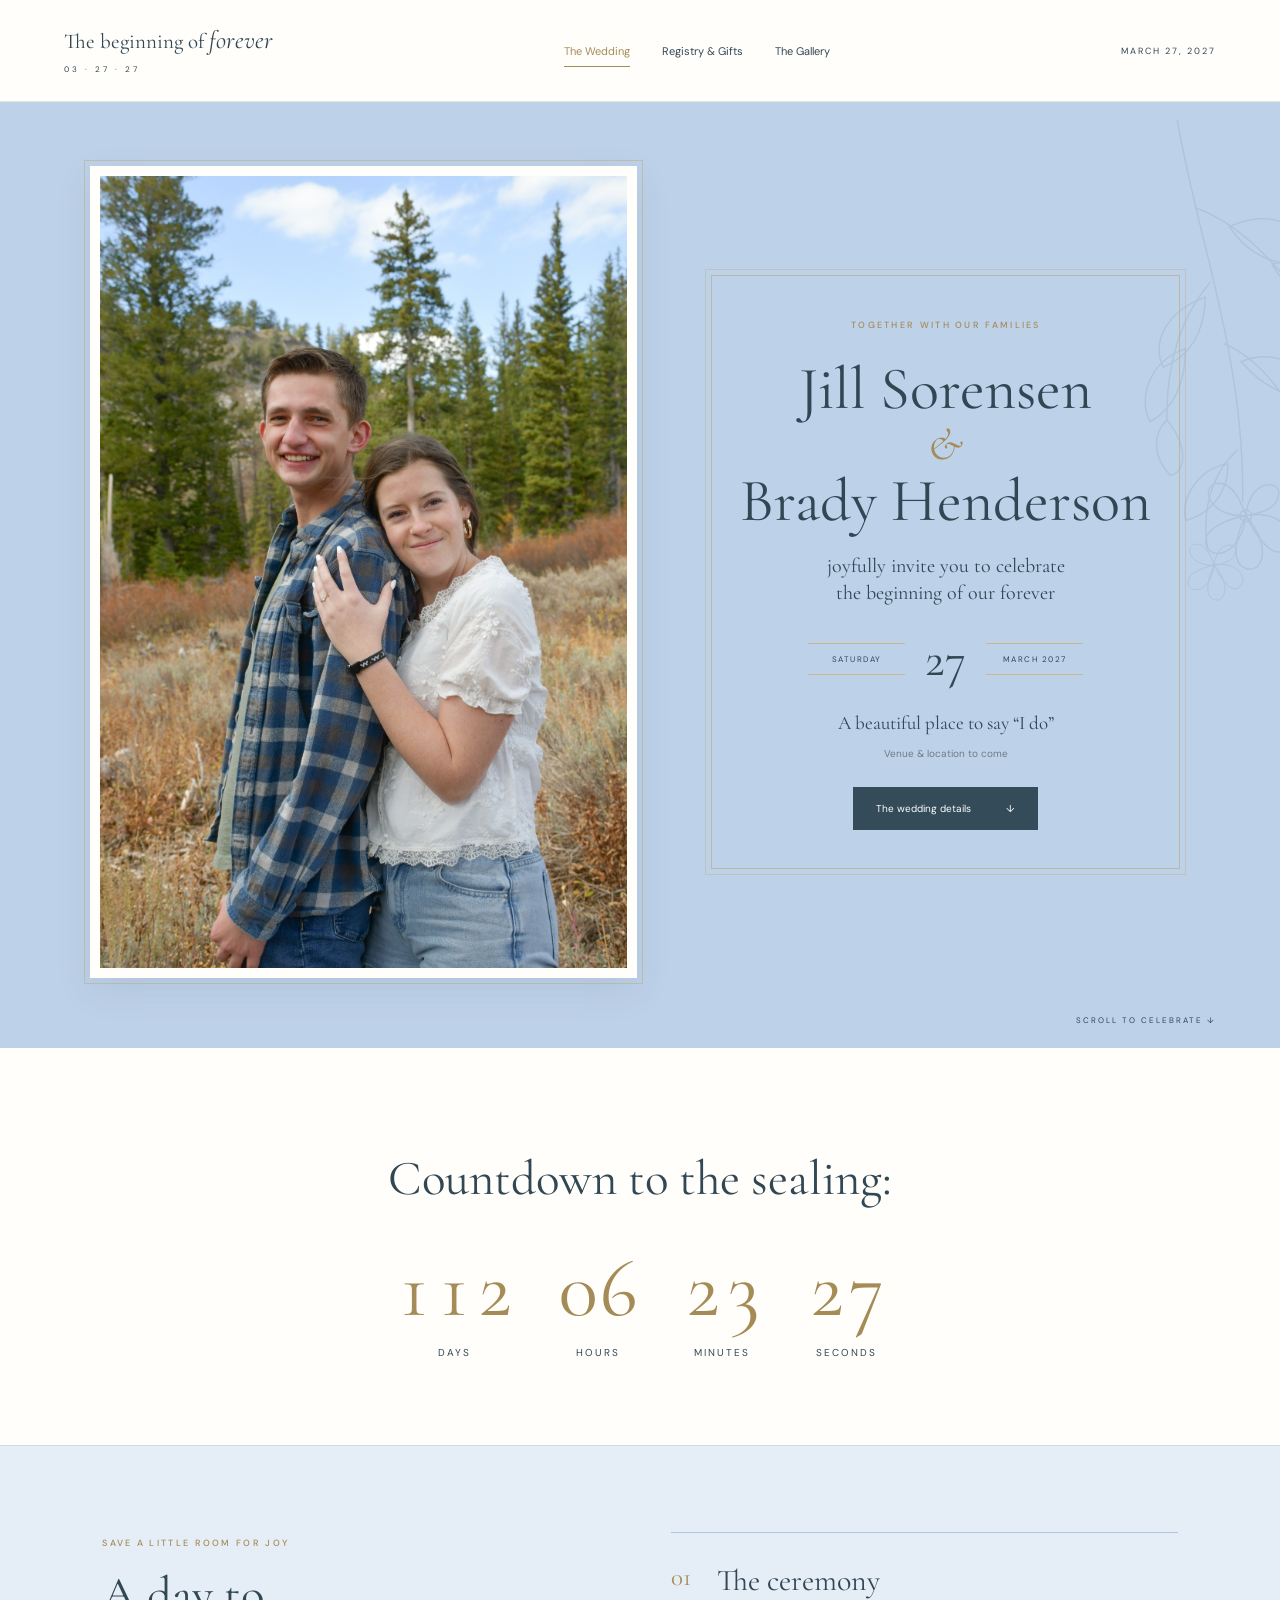
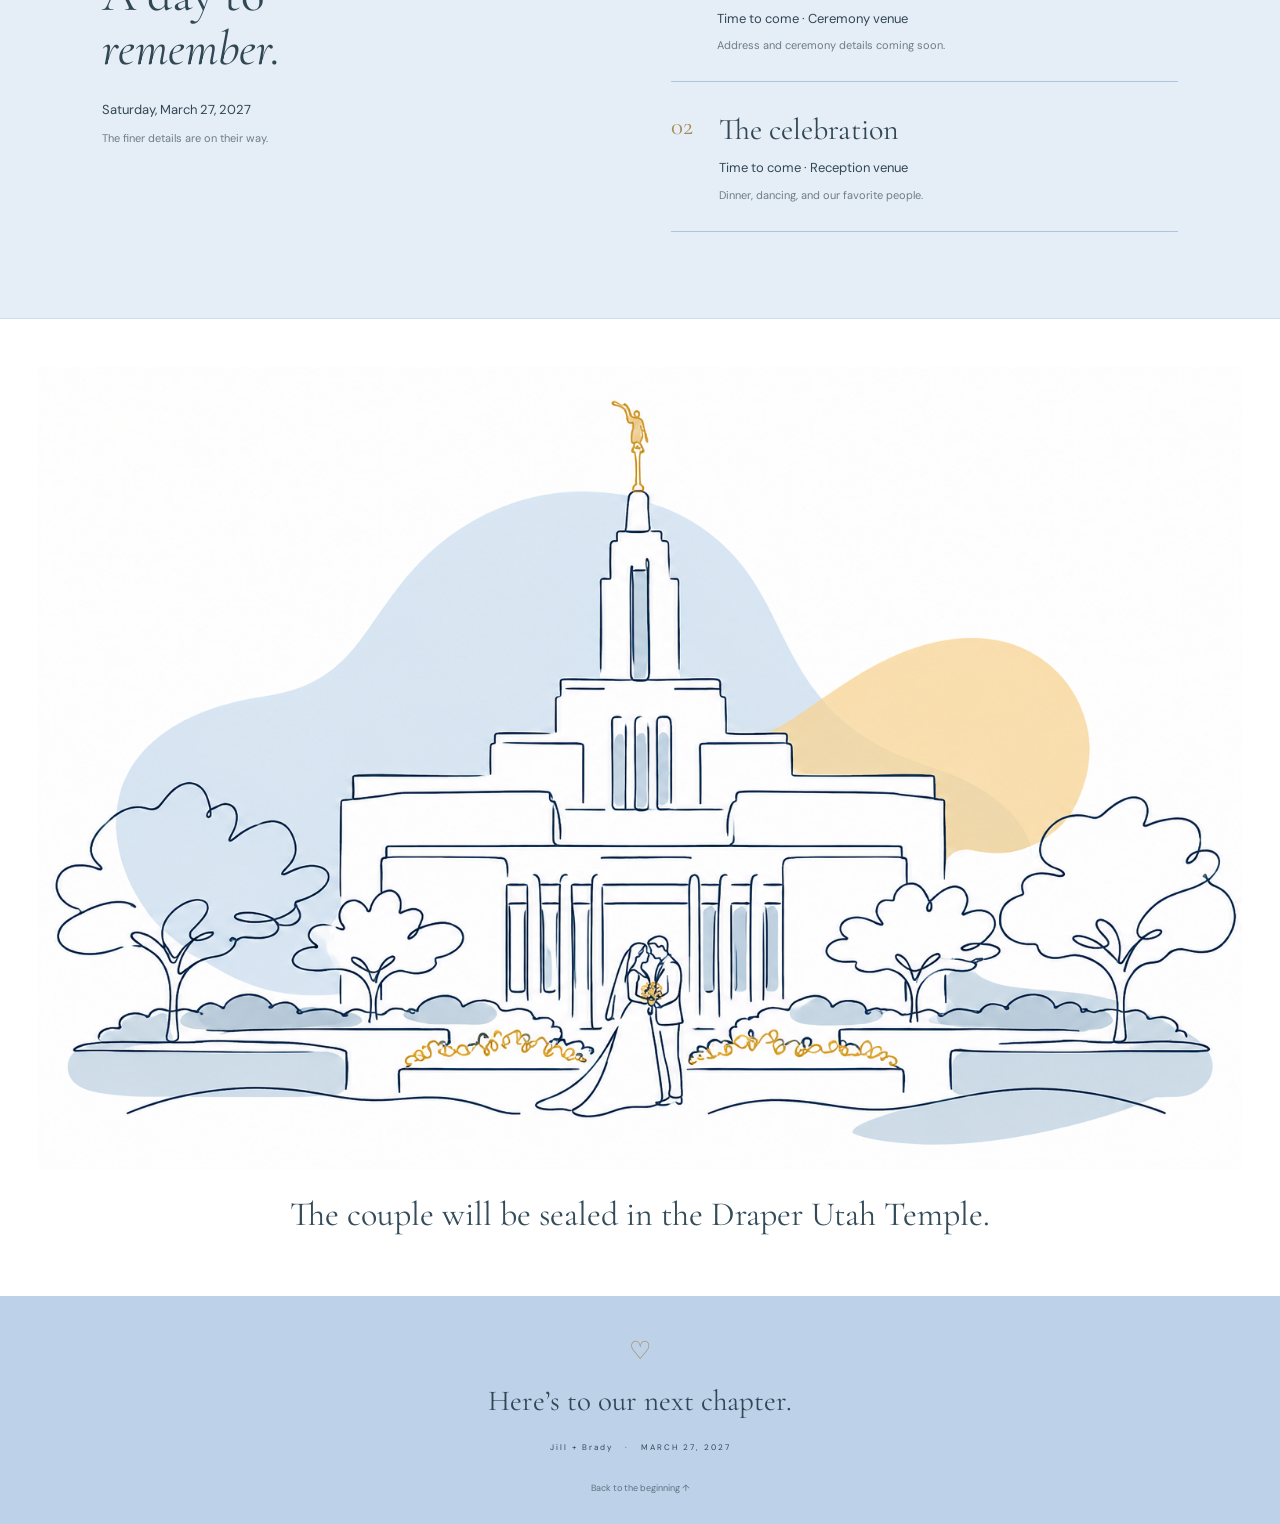
<file: index.html>
<!doctype html>
<html lang="en">
  <head>
    <meta charset="utf-8">
    <meta name="viewport" content="width=device-width,initial-scale=1">
    <meta name="theme-color" content="#bdd1e9">
    <title>March 27, 2027 | The Beginning of Forever</title>
    <meta
      name="description"
      content="Join us in celebrating our wedding on March 27, 2027. Our story, wedding details, registry and favorite memories."
    >
    <link rel="stylesheet" href="style.css">
    <script src="app.js" defer></script>
  </head>

  <body>
    <header>
      <a class="brand" href="index.html">
        The beginning of <i>forever</i><span>03 · 27 · 27</span>
      </a>

      <nav aria-label="Main navigation">
        <a href="index.html" aria-current="page">The Wedding</a>
        <!-- <a href="our-story.html">Our Story</a> -->
        <a href="gifts.html">Registry &amp; Gifts</a>
        <a href="photos.html">The Gallery</a>
      </nav>

      <span class="nav-date">MARCH 27, 2027</span>
    </header>

    <main>
      <section class="hero hero-with-photo">
        <figure class="hero-portrait">
          <img
            src="assets/couple-portrait.jpg"
            alt="The happy couple together in the mountains"
            width="1365"
            height="2048"
            fetchpriority="high"
          >
        </figure>

        <div class="hero-note">
          A LITTLE SOMETHING BLUE.<br>A LIFETIME OF US.
        </div>

        <div class="botanical botanical-left">
          <svg
            viewBox="0 0 240 420"
            fill="none"
            xmlns="http://www.w3.org/2000/svg"
            aria-hidden="true"
          >
            <g stroke="currentColor" stroke-width="1.15">
              <path
                d="M105 418C120 322 112 208 153 89M114 342C75 312 61 264 45 229M121 277C158 254 180 218 193 176M126 223C94 194 88 151 82 115M143 133C173 120 190 89 194 59"
              />
              <path
                d="M91 317C43 322 27 288 34 270C60 268 82 286 91 317ZM66 275C25 272 13 242 23 223C52 232 60 250 66 275ZM129 266C163 265 185 245 182 220C156 222 139 238 129 266ZM159 229C190 230 212 201 207 179C183 184 168 202 159 229ZM117 204C85 206 62 181 66 158C91 160 108 182 117 204ZM91 163C61 159 49 133 59 112C80 119 87 140 91 163ZM155 124C180 128 204 108 204 89C177 88 160 106 155 124Z"
              />

              <g transform="translate(154 77)">
                <path
                  d="M0 0C-34-4-37-34-22-38C-10-42-3-20 0 0ZM0 0C-14-32 2-52 14-43C26-34 12-12 0 0ZM0 0C14-31 41-28 40-13C39 1 16 2 0 0ZM0 0C31 9 30 36 15 34C2 32 0 12 0 0ZM0 0C-13 30-39 20-32 8C-26-4-10-1 0 0Z"
                />
                <circle r="5" />
              </g>

              <g transform="translate(193 45) scale(.65)">
                <path
                  d="M0 0C-34-4-37-34-22-38C-10-42-3-20 0 0ZM0 0C-14-32 2-52 14-43C26-34 12-12 0 0ZM0 0C14-31 41-28 40-13C39 1 16 2 0 0ZM0 0C31 9 30 36 15 34C2 32 0 12 0 0ZM0 0C-13 30-39 20-32 8C-26-4-10-1 0 0Z"
                />
              </g>

              <path
                d="M45 229C23 209 21 187 34 177C52 189 55 211 45 229ZM82 115C62 89 66 65 81 63C96 83 92 103 82 115ZM193 176C182 147 192 128 205 130C215 152 207 169 193 176Z"
              />
            </g>
          </svg>
        </div>

        <div class="invitation">
          <div class="invitation-inner">
            <span class="eyebrow">TOGETHER WITH OUR FAMILIES</span>

            <h1>
              <span>Jill Sorensen</span>
              <em>&amp;</em>
              <span>Brady Henderson</span>
            </h1>

            <p class="invite-line">
              joyfully invite you to celebrate<br>the beginning of our forever
            </p>

            <div class="date-lockup">
              <span>SATURDAY</span>
              <strong>27</strong>
              <span>MARCH 2027</span>
            </div>

            <p class="location">
              A beautiful place to say “I do”<small>Venue &amp; location to come</small>
            </p>

            <a class="button" href="#celebration">
              The wedding details <span>↓</span>
            </a>
          </div>
        </div>

        <div class="botanical botanical-right">
          <svg
            viewBox="0 0 240 420"
            fill="none"
            xmlns="http://www.w3.org/2000/svg"
            aria-hidden="true"
          >
            <g stroke="currentColor" stroke-width="1.15">
              <path
                d="M105 418C120 322 112 208 153 89M114 342C75 312 61 264 45 229M121 277C158 254 180 218 193 176M126 223C94 194 88 151 82 115M143 133C173 120 190 89 194 59"
              />
              <path
                d="M91 317C43 322 27 288 34 270C60 268 82 286 91 317ZM66 275C25 272 13 242 23 223C52 232 60 250 66 275ZM129 266C163 265 185 245 182 220C156 222 139 238 129 266ZM159 229C190 230 212 201 207 179C183 184 168 202 159 229ZM117 204C85 206 62 181 66 158C91 160 108 182 117 204ZM91 163C61 159 49 133 59 112C80 119 87 140 91 163ZM155 124C180 128 204 108 204 89C177 88 160 106 155 124Z"
              />

              <g transform="translate(154 77)">
                <path
                  d="M0 0C-34-4-37-34-22-38C-10-42-3-20 0 0ZM0 0C-14-32 2-52 14-43C26-34 12-12 0 0ZM0 0C14-31 41-28 40-13C39 1 16 2 0 0ZM0 0C31 9 30 36 15 34C2 32 0 12 0 0ZM0 0C-13 30-39 20-32 8C-26-4-10-1 0 0Z"
                />
                <circle r="5" />
              </g>

              <g transform="translate(193 45) scale(.65)">
                <path
                  d="M0 0C-34-4-37-34-22-38C-10-42-3-20 0 0ZM0 0C-14-32 2-52 14-43C26-34 12-12 0 0ZM0 0C14-31 41-28 40-13C39 1 16 2 0 0ZM0 0C31 9 30 36 15 34C2 32 0 12 0 0ZM0 0C-13 30-39 20-32 8C-26-4-10-1 0 0Z"
                />
              </g>

              <path
                d="M45 229C23 209 21 187 34 177C52 189 55 211 45 229ZM82 115C62 89 66 65 81 63C96 83 92 103 82 115ZM193 176C182 147 192 128 205 130C215 152 207 169 193 176Z"
              />
            </g>
          </svg>
        </div>

        <div class="hero-side">ONE DAY. OUR FAVORITE PEOPLE. ALL THE LOVE.</div>

        <div class="hero-bottom">
          <span>SCROLL TO CELEBRATE ↓</span>
        </div>
      </section>

      <section class="welcome section">
        <h2>Countdown to the sealing:</h2>

        <div
          class="countdown"
          role="timer"
          aria-label="Countdown to March 27, 2027"
        >
          <div class="countdown-unit">
            <strong id="days">—</strong>
            <span>DAYS</span>
          </div>

          <div class="countdown-unit">
            <strong id="hours">—</strong>
            <span>HOURS</span>
          </div>

          <div class="countdown-unit">
            <strong id="minutes">—</strong>
            <span>MINUTES</span>
          </div>

          <div class="countdown-unit">
            <strong id="seconds">—</strong>
            <span>SECONDS</span>
          </div>
        </div>
      </section>

      <section id="celebration" class="celebration section">
        <div>
          <span class="eyebrow">SAVE A LITTLE ROOM FOR JOY</span>
          <h2>A day to<br><i>remember.</i></h2>
          <p>Saturday, March 27, 2027</p>
          <span class="fine-print">The finer details are on their way.</span>
        </div>

        <div class="event-list">
          <article>
            <span class="event-num">01</span>
            <div>
              <h3>The ceremony</h3>
              <p>Time to come · Ceremony venue</p>
              <small>Address and ceremony details coming soon.</small>
            </div>
          </article>

          <article>
            <span class="event-num">02</span>
            <div>
              <h3>The celebration</h3>
              <p>Time to come · Reception venue</p>
              <small>Dinner, dancing, and our favorite people.</small>
            </div>
          </article>
        </div>
      </section>

      <section
        class="temple-illustration"
        aria-label="Draper Utah Temple wedding illustration"
      >
        <img
          src="assets/draper-temple-wedding.png"
          alt="Blue and gold line illustration of the Draper Utah Temple with a wedding couple embracing in front"
          width="1536"
          height="1024"
          loading="lazy"
        >
        <p class="temple-caption">
          The couple will be sealed in the Draper Utah Temple.
        </p>
      </section>
    </main>

    <footer>
      <span class="footer-heart">♡</span>
      <p>Here’s to our next chapter.</p>
      <span>Jill + Brady &nbsp; · &nbsp; MARCH 27, 2027</span>
      <a href="index.html">Back to the beginning ↑</a>
    </footer>

    <dialog id="lightbox">
      <button class="close" aria-label="Close photo preview">×</button>
      <div id="lightbox-content"></div>
    </dialog>
  </body>
</html>
</file>
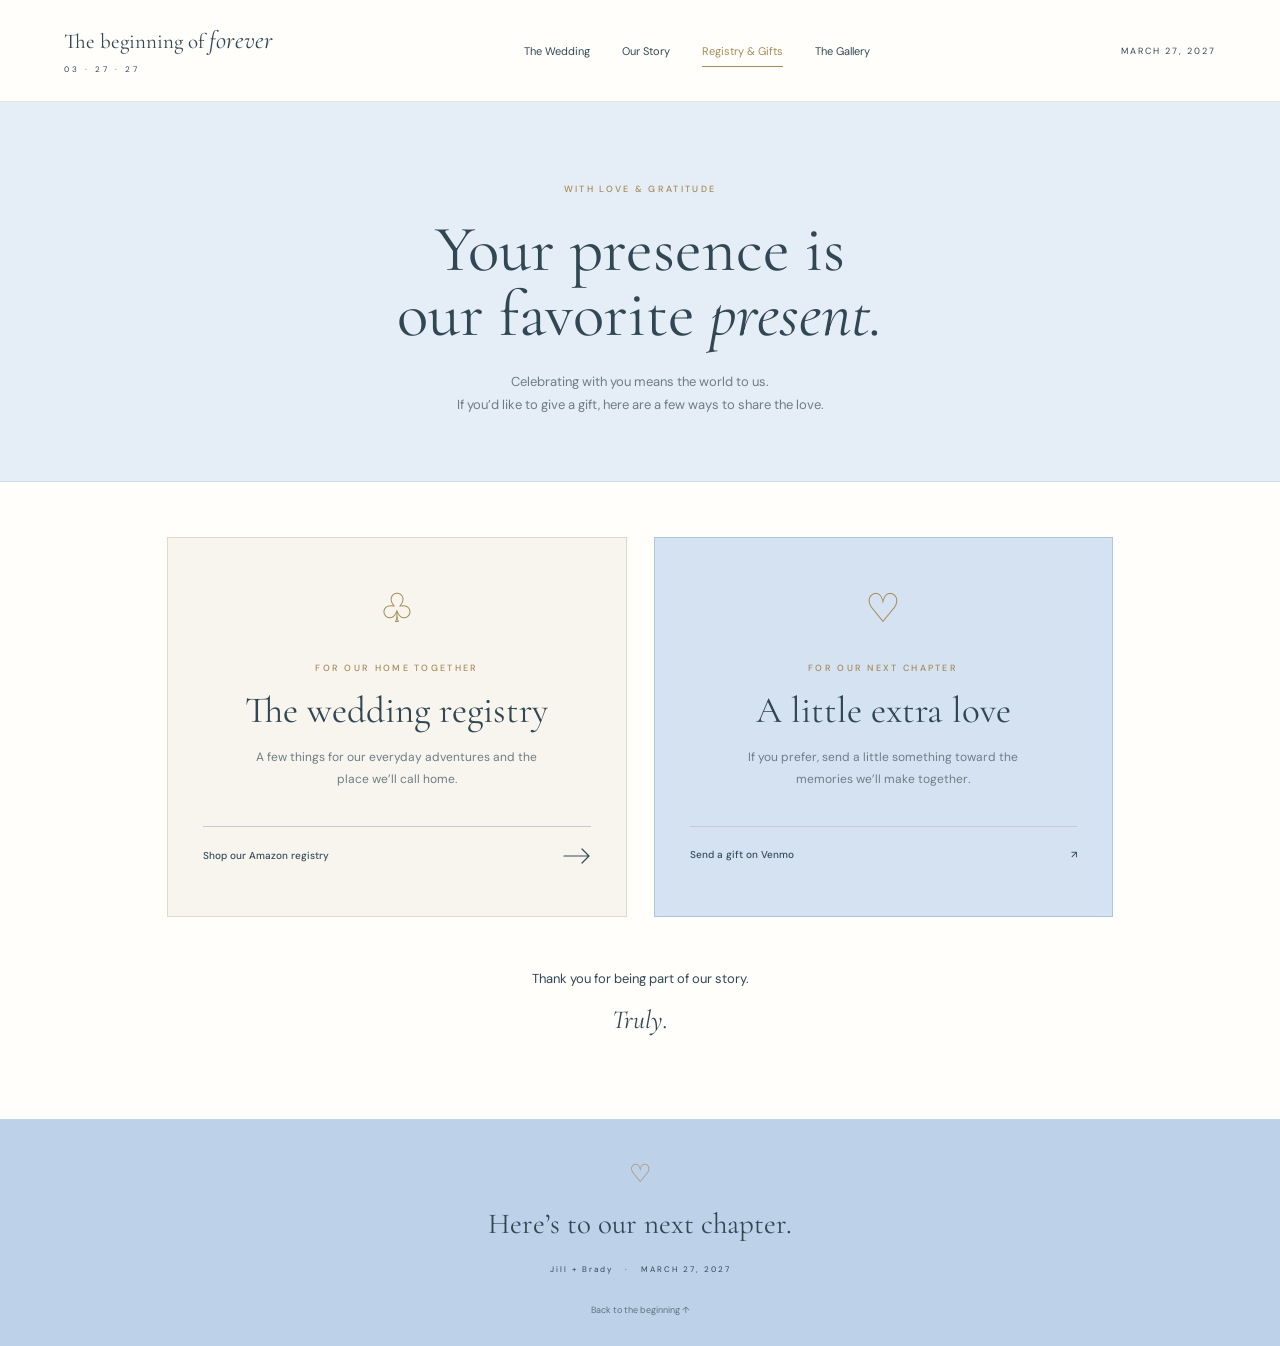
<file: gifts.html>
<!doctype html><html lang="en"><head><meta charset="utf-8"><meta name="viewport" content="width=device-width,initial-scale=1"><meta name="theme-color" content="#bdd1e9"><title>Registry & Gifts | The Beginning of Forever</title><meta name="description" content="Join us in celebrating our wedding on March 27, 2027. Our story, wedding details, registry and favorite memories."><link rel="stylesheet" href="style.css"><script src="app.js" defer></script></head><body><header><a class="brand" href="index.html">The beginning of <i>forever</i><span>03 · 27 · 27</span></a><nav aria-label="Main navigation"><a href="index.html" >The Wedding</a><a href="our-story.html" >Our Story</a><a href="gifts.html" aria-current="page">Registry & Gifts</a><a href="photos.html" >The Gallery</a></nav><span class="nav-date">MARCH 27, 2027</span></header><main><section class="page-intro"><span class="eyebrow">WITH LOVE & GRATITUDE</span><h1>Your presence is<br>our favorite <i>present.</i></h1><p>Celebrating with you means the world to us.<br>If you’d like to give a gift, here are a few ways to share the love.</p></section><section class="gift-grid section"><article class="gift-card"><span class="gift-icon">♧</span><span class="eyebrow">FOR OUR HOME TOGETHER</span><h2>The wedding registry</h2><p>A few things for our everyday adventures and the place we’ll call home.</p><a class="coming-link gift-link" href="https://www.amazon.com/wedding/guest-view/30G0NWVXIQGSE" target="_blank" rel="noopener noreferrer">Shop our Amazon registry <svg class="registry-arrow" viewBox="0 0 28 16" aria-hidden="true" fill="none"><path d="M1 8h25M19 1l7 7-7 7" stroke="currentColor" stroke-width="1.2" stroke-linecap="round" stroke-linejoin="round"/></svg></a></article><article class="gift-card blue"><span class="gift-icon">♡</span><span class="eyebrow">FOR OUR NEXT CHAPTER</span><h2>A little extra love</h2><p>If you prefer, send a little something toward the memories we’ll make together.</p><a class="coming-link gift-link" href="https://venmo.com/u/Jill-Sorensen-29" target="_blank" rel="noopener noreferrer">Send a gift on Venmo <span aria-hidden="true">↗</span></a></article></section><p class="gift-thanks">Thank you for being part of our story. <span>Truly.</span></p></main><footer><span class="footer-heart">♡</span><p>Here’s to our next chapter.</p><span>Jill + Brady &nbsp; · &nbsp; MARCH 27, 2027</span><a href="index.html">Back to the beginning ↑</a></footer><dialog id="lightbox"><button class="close" aria-label="Close photo preview">×</button><div id="lightbox-content"></div></dialog></body></html>
</file>
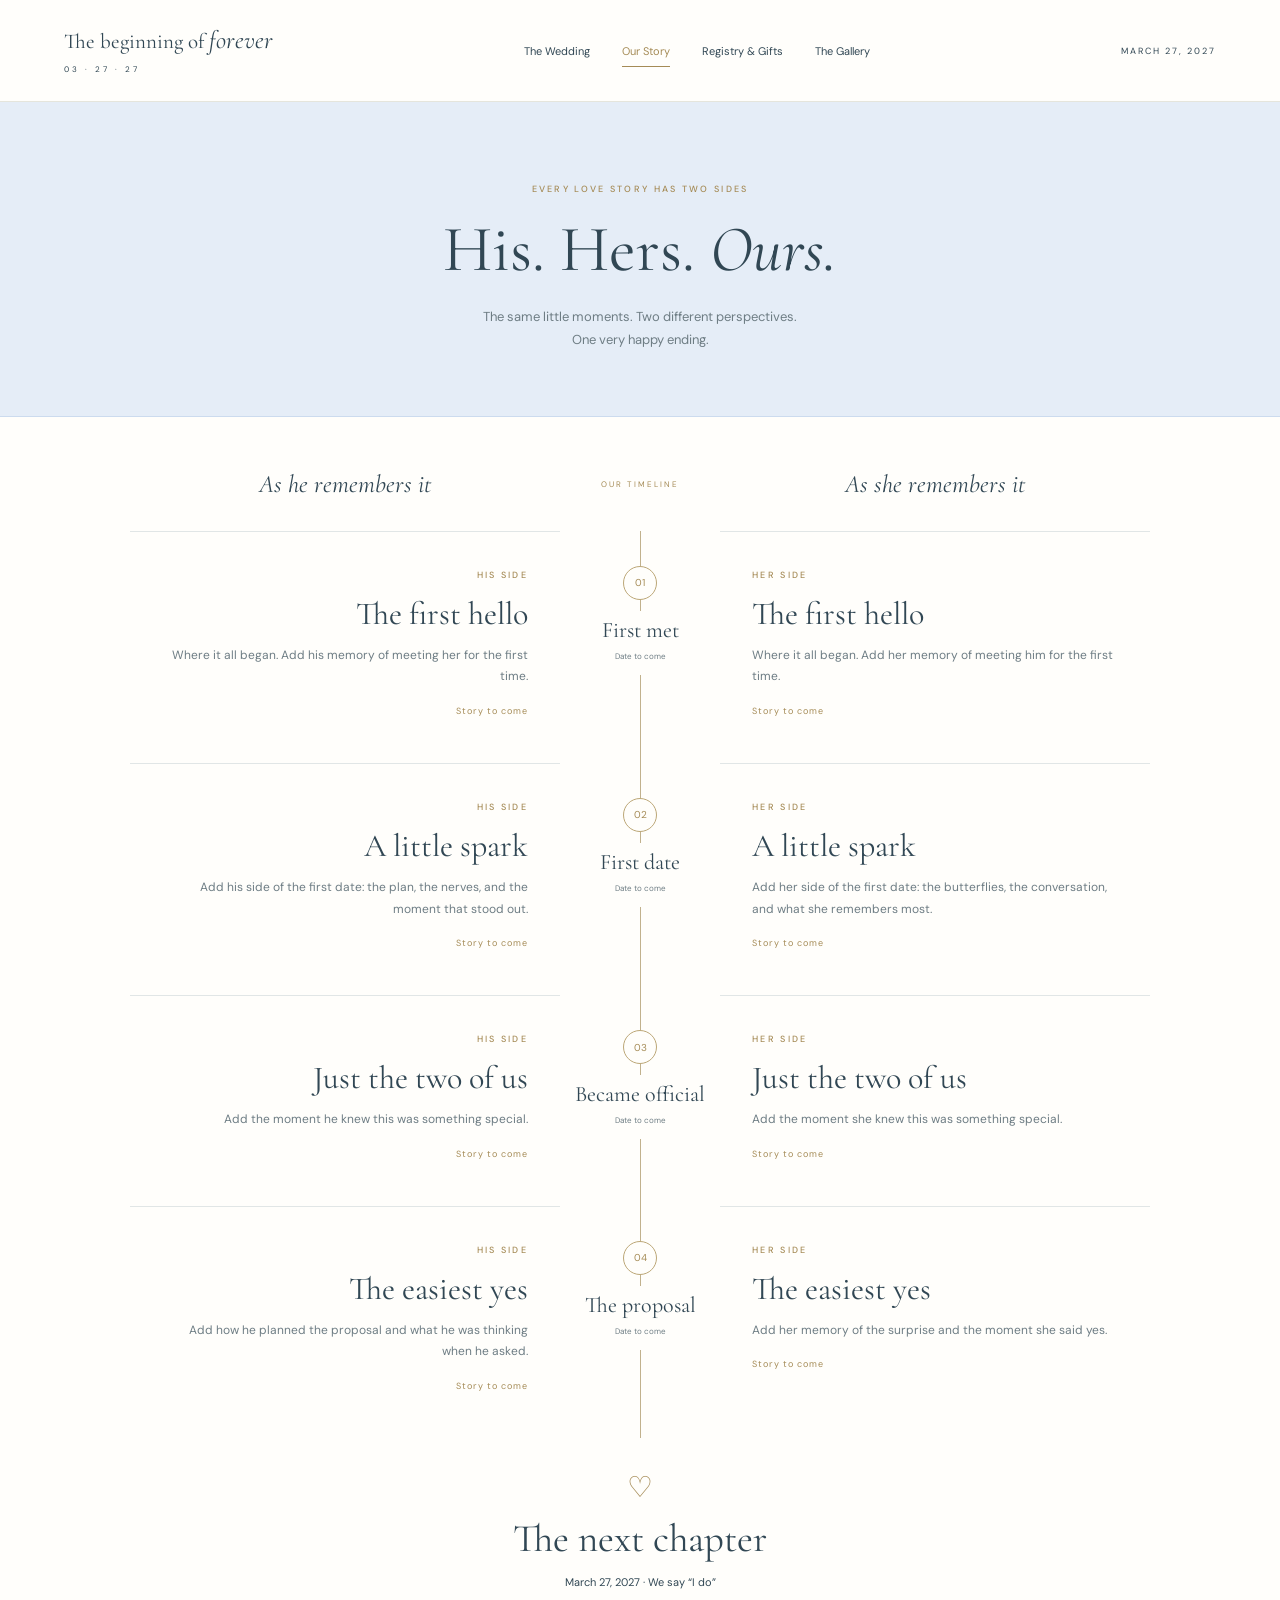
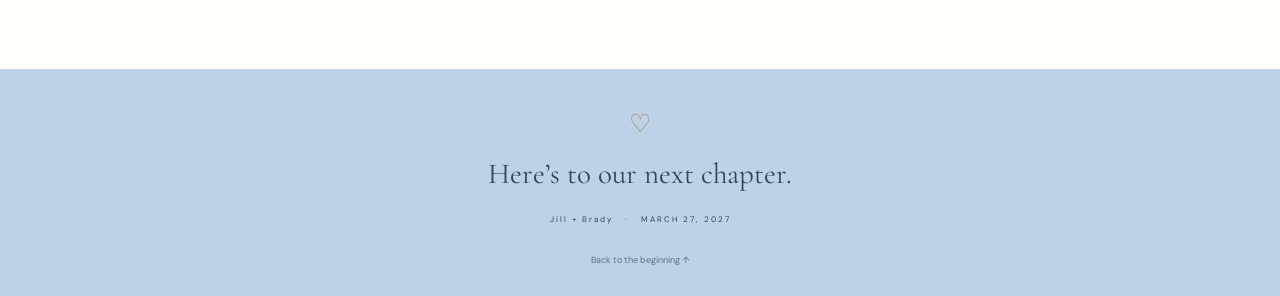
<file: our-story.html>
<!doctype html><html lang="en"><head><meta charset="utf-8"><meta name="viewport" content="width=device-width,initial-scale=1"><meta name="theme-color" content="#bdd1e9"><title>Our Story | The Beginning of Forever</title><meta name="description" content="Join us in celebrating our wedding on March 27, 2027. Our story, wedding details, registry and favorite memories."><link rel="stylesheet" href="style.css"><script src="app.js" defer></script></head><body><header><a class="brand" href="index.html">The beginning of <i>forever</i><span>03 · 27 · 27</span></a><nav aria-label="Main navigation"><a href="index.html" >The Wedding</a><a href="our-story.html" aria-current="page">Our Story</a><a href="gifts.html" >Registry & Gifts</a><a href="photos.html" >The Gallery</a></nav><span class="nav-date">MARCH 27, 2027</span></header><main><section class="page-intro"><span class="eyebrow">EVERY LOVE STORY HAS TWO SIDES</span><h1>His. Hers. <i>Ours.</i></h1><p>The same little moments. Two different perspectives.<br>One very happy ending.</p></section><section class="story-wrap"><div class="perspective-head"><span>As he remembers it</span><span>OUR TIMELINE</span><span>As she remembers it</span></div><article class="timeline-row"><div class="perspective"><span class="eyebrow">HIS SIDE</span><h3>The first hello</h3><p>Where it all began. Add his memory of meeting her for the first time.</p><small>Story to come</small></div><div class="milestone"><span>01</span><h4>First met</h4><small>Date to come</small></div><div class="perspective"><span class="eyebrow">HER SIDE</span><h3>The first hello</h3><p>Where it all began. Add her memory of meeting him for the first time.</p><small>Story to come</small></div></article><article class="timeline-row"><div class="perspective"><span class="eyebrow">HIS SIDE</span><h3>A little spark</h3><p>Add his side of the first date: the plan, the nerves, and the moment that stood out.</p><small>Story to come</small></div><div class="milestone"><span>02</span><h4>First date</h4><small>Date to come</small></div><div class="perspective"><span class="eyebrow">HER SIDE</span><h3>A little spark</h3><p>Add her side of the first date: the butterflies, the conversation, and what she remembers most.</p><small>Story to come</small></div></article><article class="timeline-row"><div class="perspective"><span class="eyebrow">HIS SIDE</span><h3>Just the two of us</h3><p>Add the moment he knew this was something special.</p><small>Story to come</small></div><div class="milestone"><span>03</span><h4>Became official</h4><small>Date to come</small></div><div class="perspective"><span class="eyebrow">HER SIDE</span><h3>Just the two of us</h3><p>Add the moment she knew this was something special.</p><small>Story to come</small></div></article><article class="timeline-row"><div class="perspective"><span class="eyebrow">HIS SIDE</span><h3>The easiest yes</h3><p>Add how he planned the proposal and what he was thinking when he asked.</p><small>Story to come</small></div><div class="milestone"><span>04</span><h4>The proposal</h4><small>Date to come</small></div><div class="perspective"><span class="eyebrow">HER SIDE</span><h3>The easiest yes</h3><p>Add her memory of the surprise and the moment she said yes.</p><small>Story to come</small></div></article><div class="timeline-finale"><span>♡</span><h2>The next chapter</h2><p>March 27, 2027 · We say “I do”</p></div></section></main><footer><span class="footer-heart">♡</span><p>Here’s to our next chapter.</p><span>Jill + Brady &nbsp; · &nbsp; MARCH 27, 2027</span><a href="index.html">Back to the beginning ↑</a></footer><dialog id="lightbox"><button class="close" aria-label="Close photo preview">×</button><div id="lightbox-content"></div></dialog></body></html>
</file>
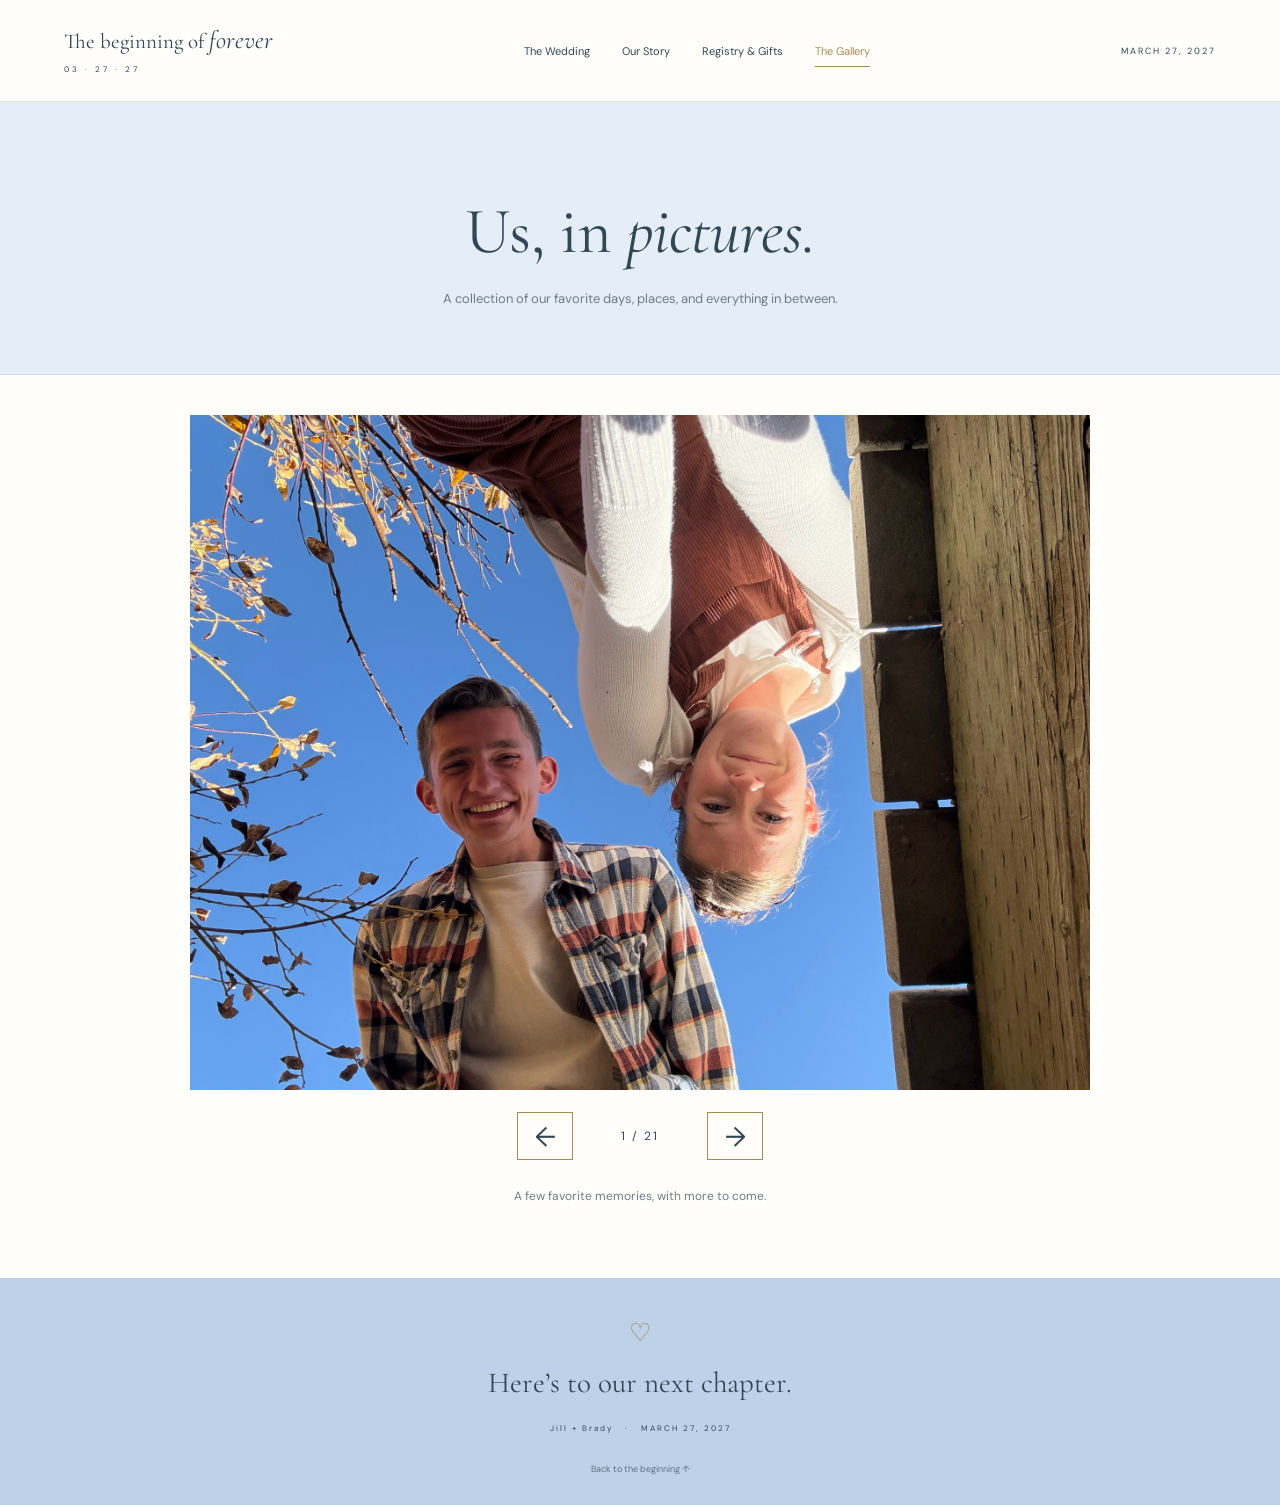
<file: photos.html>
<!doctype html><html lang="en"><head><meta charset="utf-8"><meta name="viewport" content="width=device-width,initial-scale=1"><meta name="theme-color" content="#bdd1e9"><title>The Gallery | The Beginning of Forever</title><meta name="description" content="Join us in celebrating our wedding on March 27, 2027. Our story, wedding details, registry and favorite memories."><link rel="stylesheet" href="style.css"><script src="app.js" defer></script></head><body><header><a class="brand" href="index.html">The beginning of <i>forever</i><span>03 · 27 · 27</span></a><nav aria-label="Main navigation"><a href="index.html" >The Wedding</a><a href="our-story.html" >Our Story</a><a href="gifts.html" >Registry & Gifts</a><a href="photos.html" aria-current="page">The Gallery</a></nav><span class="nav-date">MARCH 27, 2027</span></header><main><section class="page-intro"><h1>Us, in <i>pictures.</i></h1><p>A collection of our favorite days, places, and everything in between.</p></section><section class="photo-carousel" role="region" aria-roledescription="carousel" aria-label="Our photos" tabindex="0"><div class="carousel-stage"><figure class="carousel-slide"><img src="assets/under-the-autumn-sky.jpg" alt="The couple looking down at the camera under autumn branches" width="2048" height="1536" loading="eager"></figure><figure class="carousel-slide" hidden><img src="assets/img_4846.jpg" alt="The couple smiling under autumn branches and a bright blue sky" width="1350" height="1800" loading="eager"></figure><figure class="carousel-slide" hidden><img src="assets/img_5985.jpg" alt="The couple taking a mirror photo in dress clothes" width="1350" height="1800" loading="eager"></figure><figure class="carousel-slide" hidden><img src="assets/img_5877.jpg" alt="The couple smiling together in a car" width="1350" height="1800" loading="eager"></figure><figure class="carousel-slide" hidden><img src="assets/sn5_8820.jpg" alt="Flowers, candles, and a Will you marry me sign" width="1200" height="1800" loading="eager"></figure><figure class="carousel-slide" hidden><img src="assets/sn5_8891.jpg" alt="The couple holding hands beside a lakeside proposal setup" width="1200" height="1800" loading="eager"></figure><figure class="carousel-slide" hidden><img src="assets/sn5_9034.jpg" alt="The couple embracing beside a mountain lake" width="1200" height="1800" loading="eager"></figure><figure class="carousel-slide" hidden><img src="assets/sn5_9098.jpg" alt="The couple laughing together by the lake" width="1200" height="1800" loading="eager"></figure><figure class="carousel-slide" hidden><img src="assets/sn5_9120.jpg" alt="A close-up of the engagement ring" width="1200" height="1800" loading="eager"></figure><figure class="carousel-slide" hidden><img src="assets/sn5_9136.jpg" alt="The proposal beside a mountain lake" width="1200" height="1800" loading="eager"></figure><figure class="carousel-slide" hidden><img src="assets/sn5_9222.jpg" alt="The couple kissing and showing the engagement ring" width="1200" height="1800" loading="eager"></figure><figure class="carousel-slide" hidden><img src="assets/sn5_9229.jpg" alt="The couple smiling together in the mountains" width="1200" height="1800" loading="eager"></figure><figure class="carousel-slide" hidden><img src="assets/sn5_9247.jpg" alt="The couple holding hands among autumn trees" width="1200" height="1800" loading="eager"></figure><figure class="carousel-slide" hidden><img src="assets/sn5_9315.jpg" alt="The couple celebrating their engagement in the mountains" width="1200" height="1800" loading="eager"></figure><figure class="carousel-slide" hidden><img src="assets/sn5_9319.jpg" alt="The couple celebrating together among the trees" width="1200" height="1800" loading="eager"></figure><figure class="carousel-slide" hidden><img src="assets/sn5_9410.jpg" alt="The couple looking at each other beside the lake" width="1200" height="1800" loading="eager"></figure><figure class="carousel-slide" hidden><img src="assets/sn5_9416.jpg" alt="The couple holding a bouquet of red roses beside the lake" width="1200" height="1800" loading="eager"></figure><figure class="carousel-slide" hidden><img src="assets/sn5_9431.jpg" alt="A portrait of the couple holding red roses" width="1200" height="1800" loading="eager"></figure><figure class="carousel-slide" hidden><img src="assets/sn5_9498.jpg" alt="A close-up of the couple holding hands and the engagement ring" width="1200" height="1800" loading="eager"></figure><figure class="carousel-slide" hidden><img src="assets/img_6490.jpg" alt="The couple taking a smiling selfie at home" width="1800" height="1350" loading="eager"></figure><figure class="carousel-slide" hidden><img src="assets/img_8764.jpg" alt="The couple with flowers and the proposal sign after their engagement" width="1800" height="1350" loading="eager"></figure></div><div class="carousel-controls"><button class="carousel-prev" aria-label="Previous photo">←</button><span class="carousel-count" aria-live="polite" aria-atomic="true">1 / 21</span><button class="carousel-next" aria-label="Next photo">→</button></div></section><p class="gallery-note">A few favorite memories, with more to come.</p></main><footer><span class="footer-heart">♡</span><p>Here’s to our next chapter.</p><span>Jill + Brady &nbsp; · &nbsp; MARCH 27, 2027</span><a href="index.html">Back to the beginning ↑</a></footer><dialog id="lightbox"><button class="close" aria-label="Close photo preview">×</button><div id="lightbox-content"></div></dialog></body></html>
</file>
<file: style.css>
@import url('https://fonts.googleapis.com/css2?family=Cormorant+Garamond:ital,wght@0,400;0,500;0,600;1,400;1,500&family=DM+Sans:wght@400;500;600&display=swap');
:root{--blue:#bdd1e9;--deep:#344c5a;--gold:#a58b56;--paper:#fffefb;--ink:#314754;--muted:#6e7d84}*{box-sizing:border-box}html{scroll-behavior:smooth;scroll-padding-top:85px}body{margin:0;background:var(--paper);color:var(--ink);font-family:'DM Sans',Arial,sans-serif;font-size:14px}a{color:inherit;text-decoration:none}button{font:inherit;color:inherit}button,a{-webkit-tap-highlight-color:transparent}a:focus-visible,button:focus-visible{outline:2px solid var(--gold);outline-offset:6px}header{height:102px;padding:0 5%;display:flex;align-items:center;justify-content:space-between;background:var(--paper);border-bottom:1px solid #e5e5dc;position:relative;z-index:2}.brand{font-family:'Cormorant Garamond',Georgia,serif;font-size:21px;line-height:1.1}.brand i{font-size:25px}.brand span{display:block;font:8px 'DM Sans',sans-serif;letter-spacing:3px;margin-top:9px}nav{display:flex;gap:32px}nav a{font-size:11px;padding:12px 0;position:relative}nav a[aria-current]{color:var(--gold)}nav a[aria-current]:after{content:'';position:absolute;bottom:3px;left:0;width:100%;height:1px;background:var(--gold)}nav a:hover{color:var(--gold)}.nav-date{font-size:9px;letter-spacing:2px}.hero{position:relative;min-height:748px;background:var(--blue);padding:54px 20px 66px;display:flex;align-items:center;justify-content:center;overflow:hidden}.hero-note{position:absolute;top:54px;left:5%;font-size:9px;line-height:1.9;letter-spacing:2px}.invitation{width:500px;max-width:calc(100vw - 65px);background:var(--paper);padding:15px;box-shadow:0 8px 35px #5069770c;z-index:1;transform:rotate(-1deg)}.invitation-inner{border:1px solid #bda67594;outline:1px solid #bda67555;outline-offset:5px;text-align:center;padding:33px 20px 30px}.eyebrow{font-size:9px;letter-spacing:2.3px;font-weight:500;color:var(--gold)}h1,h2,h3,h4,p{margin:0}h1,h2,h3,h4{font-family:'Cormorant Garamond',Georgia,serif;font-weight:400}h1{font-size:70px;line-height:1}.invitation h1{margin:28px 0 23px;font-size:67px;line-height:.95}.invitation h1 span{display:block}.invitation h1 em{display:block;font-size:46px;line-height:1.2;color:var(--gold);font-weight:400}.invite-line{font-family:'Cormorant Garamond',Georgia,serif;font-size:20px;line-height:1.35}.date-lockup{display:flex;align-items:center;justify-content:center;margin:23px auto 17px;gap:20px}.date-lockup span{font-size:8px;letter-spacing:1.5px;border-top:1px solid #c9b88f;border-bottom:1px solid #c9b88f;padding:10px 0;width:97px}.date-lockup strong{font-family:'Cormorant Garamond',Georgia,serif;font-size:49px;font-weight:400}.location{font-family:'Cormorant Garamond',Georgia,serif;font-size:19px}.location small{display:block;font:10px 'DM Sans',sans-serif;color:var(--muted);margin-top:7px}.button{display:inline-flex;background:var(--deep);color:white;padding:15px 23px;font-size:10px;margin-top:27px;gap:35px;transition:background .2s}.button:hover{background:#597785}.botanical{position:absolute;color:#8ba8b8;pointer-events:none;width:310px;opacity:.8}.botanical-left{left:8%;bottom:65px;transform:rotate(-24deg)}.botanical-right{right:4%;top:45px;transform:rotate(162deg);width:340px}.hero-side{position:absolute;right:30px;top:50%;writing-mode:vertical-rl;font-size:8px;letter-spacing:2.5px}.hero-bottom{position:absolute;bottom:23px;left:5%;right:5%;display:flex;justify-content:space-between;font-size:8px;letter-spacing:2px}.section{padding:86px 8%}h2{font-size:49px;line-height:1.1}h2 i,h1 i{font-weight:400}p{line-height:1.8}.welcome{text-align:center;max-width:780px;margin:auto}.welcome h2{margin:18px 0}.welcome>p{max-width:490px;margin:auto;color:var(--muted);font-size:13px}.countdown{display:flex;align-items:center;justify-content:center;gap:15px;margin-top:30px}.countdown strong{font-family:'Cormorant Garamond',Georgia,serif;font-size:43px;font-weight:400;color:var(--gold)}.countdown span{font-size:8px;letter-spacing:2px}.celebration{background:#e5edf7;display:grid;grid-template-columns:1fr 1.1fr;gap:10%;border-top:1px solid #ccdbee;border-bottom:1px solid #ccdbee}.celebration h2{margin:18px 0 22px}.celebration p{font-size:13px}.fine-print{font-size:11px;color:var(--muted);display:block;margin-top:10px}.event-list{align-self:center}.event-list article{display:flex;gap:26px;padding:29px 0;border-bottom:1px solid #afc5df}.event-list article:first-child{border-top:1px solid #afc5df}.event-num{font-family:'Cormorant Garamond',Georgia,serif;color:var(--gold);font-size:25px}.event-list h3{font-size:30px;margin-bottom:8px}.event-list small{font-size:11px;color:var(--muted);display:block;margin-top:8px}.story-tease{text-align:center;padding-top:94px;padding-bottom:94px}.story-tease h2{margin:18px 0}.story-tease p{color:var(--muted);font-size:13px}.text-link{font-size:11px;border-bottom:1px solid var(--gold);padding:10px 0;display:inline-flex;gap:35px;margin-top:22px}footer{background:var(--blue);padding:38px 25px 30px;text-align:center}.footer-heart{color:var(--gold);font-size:25px}footer p{font-family:'Cormorant Garamond',Georgia,serif;font-size:29px;margin:8px 0}footer>span:not(.footer-heart){font-size:8px;letter-spacing:2px}footer a{display:block;font-size:9px;margin-top:28px;color:#5d737e}.page-intro{padding:76px 20px 64px;text-align:center;background:#e5edf7;border-bottom:1px solid #ccdbee}.page-intro h1{margin:21px 0 23px;font-size:65px}.page-intro p{color:var(--muted);font-size:13px}.story-wrap{max-width:1100px;margin:0 auto;padding:52px 40px 76px}.perspective-head{display:grid;grid-template-columns:1fr 160px 1fr;text-align:center;padding:0 0 32px;font-family:'Cormorant Garamond',Georgia,serif;font-style:italic;font-size:25px}.perspective-head span:nth-child(2){font:8px 'DM Sans',sans-serif;letter-spacing:2px;align-self:center;color:var(--gold)}.timeline-row{display:grid;grid-template-columns:1fr 160px 1fr}.perspective{padding:32px 32px 45px;border-top:1px solid #e1e6e6}.perspective:first-child{text-align:right}.perspective h3{font-size:32px;margin:12px 0}.perspective p{font-size:12px;color:var(--muted)}.perspective>small{display:inline-block;font-size:9px;letter-spacing:1px;color:var(--gold);margin-top:17px}.milestone{position:relative;text-align:center;padding:35px 12px}.milestone:before{content:'';position:absolute;left:50%;width:1px;top:0;bottom:0;background:#c1b18d;z-index:-1}.milestone>span{display:inline-flex;border:1px solid #bca777;background:var(--paper);width:34px;height:34px;border-radius:50%;align-items:center;justify-content:center;font-size:10px;color:var(--gold)}.milestone h4{font-size:22px;background:var(--paper);margin-top:11px;padding-top:6px}.milestone small{display:block;background:var(--paper);font-size:8px;padding:8px 0 14px;color:var(--muted)}.timeline-finale{text-align:center;padding-top:30px}.timeline-finale>span{font-size:29px;color:var(--gold)}.timeline-finale h2{font-size:39px;margin:12px 0}.timeline-finale p{font-size:11px}.gift-grid{max-width:1150px;margin:auto;display:grid;grid-template-columns:1fr 1fr;gap:27px;padding-top:55px;padding-bottom:35px}.gift-card{padding:47px 35px;background:#f7f5ee;border:1px solid #dfd9c9;text-align:center}.gift-card.blue{background:#d5e2f2;border-color:#afc5df}.gift-icon{display:block;font-family:Georgia,serif;font-size:40px;color:var(--gold);margin-bottom:25px}.gift-card h2{font-size:37px;margin:16px 0}.gift-card p{color:var(--muted);font-size:12px;max-width:310px;margin:auto}.coming-link{font-size:10px;color:#697a82;border-top:1px solid #c4cace;padding-top:21px;margin-top:35px;display:flex;justify-content:space-between}.gift-thanks{text-align:center;padding:15px 25px 75px;font-size:13px}.gift-thanks span{font-family:'Cormorant Garamond',Georgia,serif;font-size:26px;font-style:italic;display:block;margin-top:7px}.gallery{max-width:1250px;margin:auto;columns:3;column-gap:27px;padding-top:56px;padding-bottom:24px}.photo-card{display:block;width:100%;border:0;padding:0;background:transparent;text-align:left;margin:0 0 30px;break-inside:avoid;cursor:pointer}.photo-placeholder{height:310px;position:relative;background:#d5e2f2;overflow:hidden;border:10px solid #f4f2eb;outline:1px solid #e0ddd3}.landscape .photo-placeholder{height:240px}.tone-1{background:#eeebe2}.tone-2{background:#bdd1e9}.photo-illustration{display:block;width:140px;color:#8ca5b0;position:absolute;left:50%;bottom:-25px;transform:translateX(-50%) rotate(15deg);opacity:.6}.photo-label{position:absolute;left:0;right:0;top:24px;text-align:center;font-size:8px;letter-spacing:2px;color:#72858f}.photo-zoom{position:absolute;right:10px;bottom:10px;background:#fffefbd9;width:28px;height:28px;display:grid;place-items:center;border-radius:50%;transition:transform .2s}.photo-card:hover .photo-zoom{transform:rotate(90deg)}.photo-caption{display:flex;gap:15px;align-items:center;padding-top:17px}.photo-caption>span{font-size:9px;color:var(--gold)}.photo-caption h3{font-size:23px}.gallery-note{text-align:center;font-size:12px;color:var(--muted);padding:0 25px 70px}dialog{border:1px solid #bba77f;padding:48px;max-width:90vw;width:500px;background:var(--paper);color:var(--ink)}dialog::backdrop{background:#263e4c99;backdrop-filter:blur(4px)}dialog .close{position:absolute;right:12px;top:8px;border:0;background:none;font-size:27px;cursor:pointer}dialog h2{font-size:36px;margin-top:25px}dialog p{font-size:12px;margin-top:15px;color:var(--muted)}dialog .photo-placeholder{height:320px}body:has(dialog[open]){overflow:hidden}
@media(min-width:1450px){.botanical-left{left:14%}.botanical-right{right:12%}}@media(max-width:900px){header{padding:0 4%}.nav-date{display:none}nav{gap:20px}.botanical-left{left:-70px}.botanical-right{right:-95px}.hero{min-height:720px}.hero-note{font-size:8px;top:25px}.gallery{columns:2}.gift-grid{padding-left:5%;padding-right:5%}.gift-card{padding:35px 25px}}@media(max-width:600px){header{height:auto;min-height:114px;flex-direction:column;justify-content:center;gap:17px;padding:18px 12px 12px}.brand{text-align:center;font-size:19px}.brand i{font-size:22px}.brand span{display:none}nav{gap:23px}nav a{font-size:9px}.hero{min-height:680px;padding-top:54px;padding-bottom:56px}.hero-note{top:15px;left:20px;line-height:1.5;font-size:7px;letter-spacing:1px}.hero-side{display:none}.invitation{width:350px;padding:12px}.invitation-inner{padding:30px 12px}.invitation h1{font-size:55px}.eyebrow{font-size:8px;letter-spacing:1.7px}.invite-line{font-size:19px}.date-lockup{gap:12px}.date-lockup span{width:80px;font-size:7px}.botanical-left{width:180px;bottom:20px;left:-55px}.botanical-right{width:200px;right:-65px;top:45px}.hero-bottom{font-size:6px;letter-spacing:.9px;bottom:17px}.section{padding:58px 7%}h2{font-size:40px}.welcome>p{font-size:12px}.celebration{grid-template-columns:1fr;gap:28px}.celebration h2 br{display:none}.event-list article{padding:22px 0}.story-tease h2{font-size:38px}.page-intro{padding:51px 22px 44px}.page-intro h1{font-size:49px}.page-intro p{font-size:12px}.story-wrap{padding:32px 14px 54px}.perspective-head{grid-template-columns:1fr 72px 1fr;font-size:20px;gap:3px}.perspective-head span:nth-child(2){font-size:6px;letter-spacing:1px}.timeline-row{grid-template-columns:1fr 72px 1fr}.perspective{padding:25px 9px 30px}.perspective h3{font-size:25px}.perspective p{font-size:10px;line-height:1.7}.milestone{padding:25px 3px}.milestone h4{font-size:18px}.milestone small{font-size:7px}.perspective .eyebrow{font-size:7px}.gift-grid{grid-template-columns:1fr;gap:20px;padding-bottom:25px}.gift-card{padding:36px 28px}.gift-thanks{padding-bottom:50px}.gallery{padding:35px 20px 15px;column-gap:18px}.photo-placeholder{height:240px;border-width:7px}.landscape .photo-placeholder{height:180px}.photo-illustration{width:120px}.photo-label{font-size:6px;letter-spacing:1px}.photo-caption{gap:8px;padding-top:12px}.photo-caption h3{font-size:20px;line-height:1.1}.photo-card{margin-bottom:24px}.gallery-note{font-size:11px;padding-bottom:40px}footer p{font-size:27px}dialog{padding:40px 25px 30px}}@media(prefers-reduced-motion:reduce){html{scroll-behavior:auto}*{transition:none!important}}

/* A portrait and invitation, side by side. */
.hero-with-photo{display:grid;grid-template-columns:minmax(0,1.12fr) minmax(0,1fr);gap:clamp(32px,5vw,80px);padding:64px 7% 70px;min-height:0;align-items:center}
.hero-portrait{position:relative;z-index:1;margin:0;padding:10px;background:var(--paper);box-shadow:0 12px 35px #344c5a18;outline:1px solid #bda67577;outline-offset:5px}
.hero-portrait img{display:block;width:100%;height:auto;aspect-ratio:1365/2048;object-fit:cover}
.hero-with-photo .invitation{width:100%;max-width:none;transform:none;background:transparent;box-shadow:none;padding:10px}
.hero-with-photo .invitation-inner{padding:38px 14px}
.hero-with-photo .hero-note,.hero-with-photo .hero-side,.hero-with-photo .botanical-left{display:none}
.hero-with-photo .botanical-right{right:-95px;top:5px;opacity:.3;width:280px}
.hero-with-photo .hero-bottom{bottom:23px}
.gift-link{color:var(--deep);font-weight:500;padding-bottom:5px;transition:color .2s}
.gift-link:hover{color:var(--gold)}
@media(min-width:1500px){.hero-with-photo{padding-left:max(7%,calc((100vw - 1300px)/2));padding-right:max(7%,calc((100vw - 1300px)/2))}}
@media(min-width:701px) and (max-width:1000px){.hero-with-photo{padding:48px 5% 65px;gap:28px}.hero-with-photo .invitation h1{font-size:52px}.hero-with-photo .invitation-inner{padding:28px 10px}.hero-with-photo .date-lockup{gap:10px}.hero-with-photo .date-lockup span{width:75px;font-size:7px}.hero-with-photo .eyebrow{font-size:8px;letter-spacing:1.2px}.hero-with-photo .invite-line{font-size:18px}}
@media(max-width:700px){.hero-with-photo{grid-template-columns:1fr;padding:35px 7% 62px;gap:32px}.hero-portrait{width:100%;max-width:470px;justify-self:center;padding:7px}.hero-with-photo .invitation{max-width:470px;justify-self:center;padding:8px}.hero-with-photo .invitation-inner{padding:30px 12px}.hero-with-photo .hero-bottom{font-size:6px;letter-spacing:.8px}}

.countdown{gap:clamp(16px,4vw,44px);margin-top:38px;align-items:start}
.countdown-unit{display:flex;flex-direction:column;align-items:center;min-width:80px}
.countdown strong{font-size:clamp(54px,7vw,82px);line-height:1.1;font-variant-numeric:tabular-nums}
.countdown-unit span{font-size:10px;letter-spacing:2px;margin-top:12px}
.welcome>.countdown-caption{font-size:10px;letter-spacing:3px;color:var(--gold);margin-top:24px}
.real-photo{height:auto!important;background:var(--paper)}
.real-photo img{display:block;width:100%;height:auto}
dialog:has(.real-photo){width:900px;padding:38px 24px 25px}
dialog .real-photo{border-width:0;outline:0}
dialog .real-photo img{max-height:65vh;object-fit:contain}
dialog .real-photo .photo-zoom{display:none}
@media(max-width:600px){.countdown{gap:12px}.countdown-unit{min-width:0;flex:1}.countdown strong{font-size:clamp(42px,12vw,64px)}.countdown-unit span{font-size:8px;letter-spacing:1px}}

.temple-illustration{padding:48px 3%;background:#fff;text-align:center}.temple-illustration img{display:block;width:100%;max-width:1400px;height:auto;margin:0 auto}@media(max-width:600px){.temple-illustration{padding:28px 0}}
.temple-caption{font-family:"Cormorant Garamond",Georgia,serif;font-size:clamp(22px,3vw,34px);line-height:1.4;padding:22px 20px 10px;color:var(--deep)}

.hero-with-photo .invitation h1{font-size:clamp(38px,4.7vw,64px)}.registry-arrow{width:28px;height:16px;flex-shrink:0}.gift-link{align-items:center}.hero-bottom{justify-content:flex-end}@media(max-width:700px){.hero-with-photo .invitation h1{font-size:clamp(36px,10vw,55px)}}
.photo-carousel{max-width:1500px;margin:0 auto;padding:40px 4% 26px;outline-offset:-4px}.carousel-stage{touch-action:pan-y}.carousel-slide{margin:0;text-align:center}.carousel-slide[hidden]{display:none}.carousel-slide img{display:block;width:100%;height:75vh;min-height:420px;max-height:920px;object-fit:contain}.carousel-controls{display:flex;justify-content:center;align-items:center;gap:32px;padding-top:22px}.carousel-controls button{width:56px;height:48px;background:var(--paper);border:1px solid var(--gold);font-size:27px;cursor:pointer}.carousel-controls button:hover{background:var(--blue)}.carousel-count{font-size:12px;letter-spacing:2px;min-width:70px;text-align:center}@media(max-width:600px){.photo-carousel{padding:24px 3%}.carousel-slide img{height:64vh;min-height:320px}}
</file>
